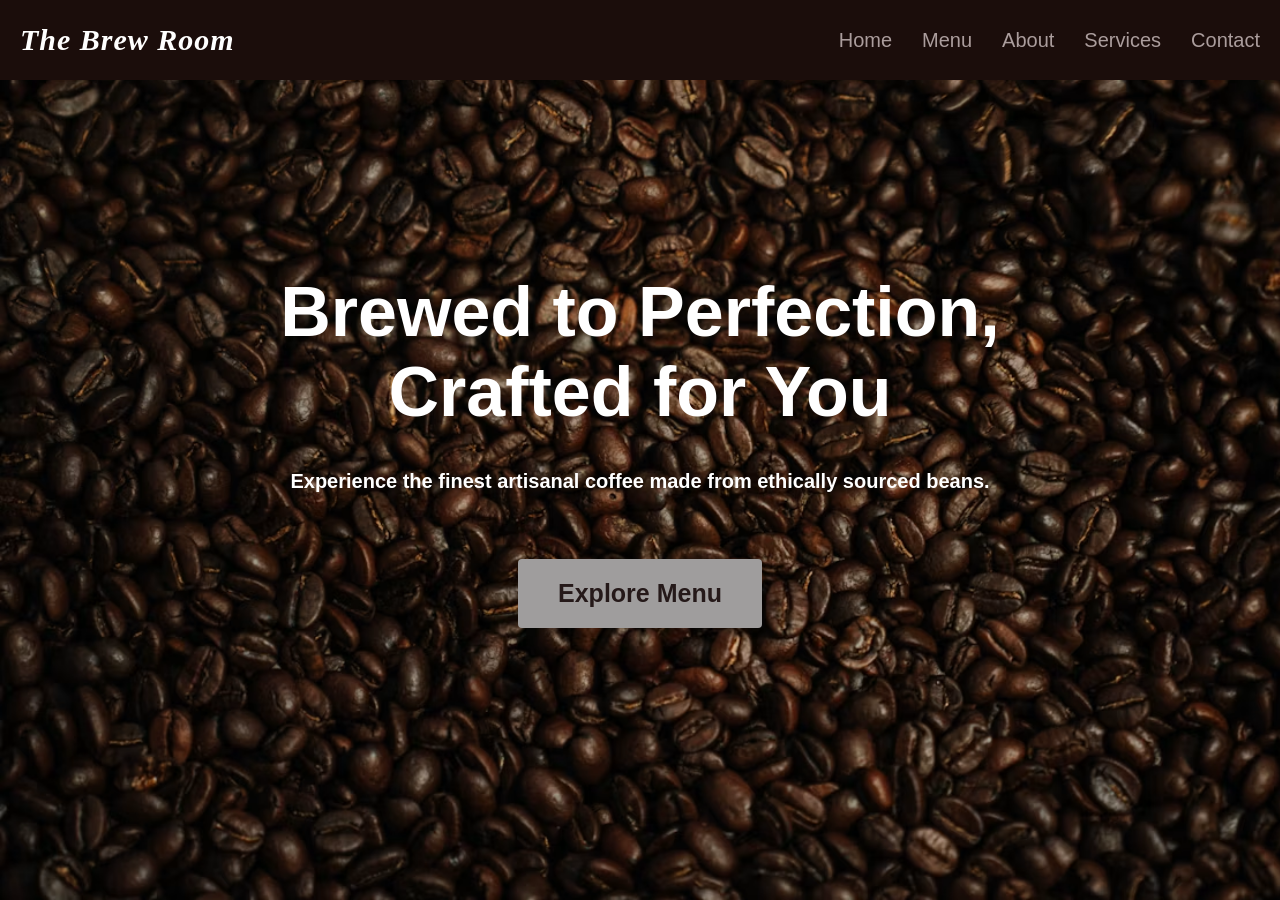
<file: index.html>
<!DOCTYPE html>
<html lang="en">
<head>
    <meta charset="UTF-8">
    <meta name="viewport" content="width=device-width, initial-scale=1.0">
    <link rel="stylesheet" href="style.css">
    
    <title>The Brew Room</title>
</head>
<body>
    <header class="navbar">
        <div class="brandname">
            <div class="logo">The Brew Room</div>
        </div>
        <nav class="menu">
            <a href="#" class="link">Home</a>
            <a href="menu.html" class="link">Menu</a>
            <a href="about.html" class="link">About</a>
            <a href="services.html" class="link">Services</a>
            <a href="contact.html" class="link">Contact</a>
            
        </nav>
    </header>

    <section class="main">
            <div class="content">
                <h1 class="content-title">Brewed to Perfection, Crafted for You</h1> <br>
                <h3 class="content-subtitle">Experience the finest artisanal coffee made from ethically sourced beans.</h3>
                <br><br>
                <button class="button-exp"><a href="menu.html" style="text-decoration: none; color: rgb(37, 25, 25);">Explore Menu </a></button>
            </div>
        </section>
</body>
</html>
</file>
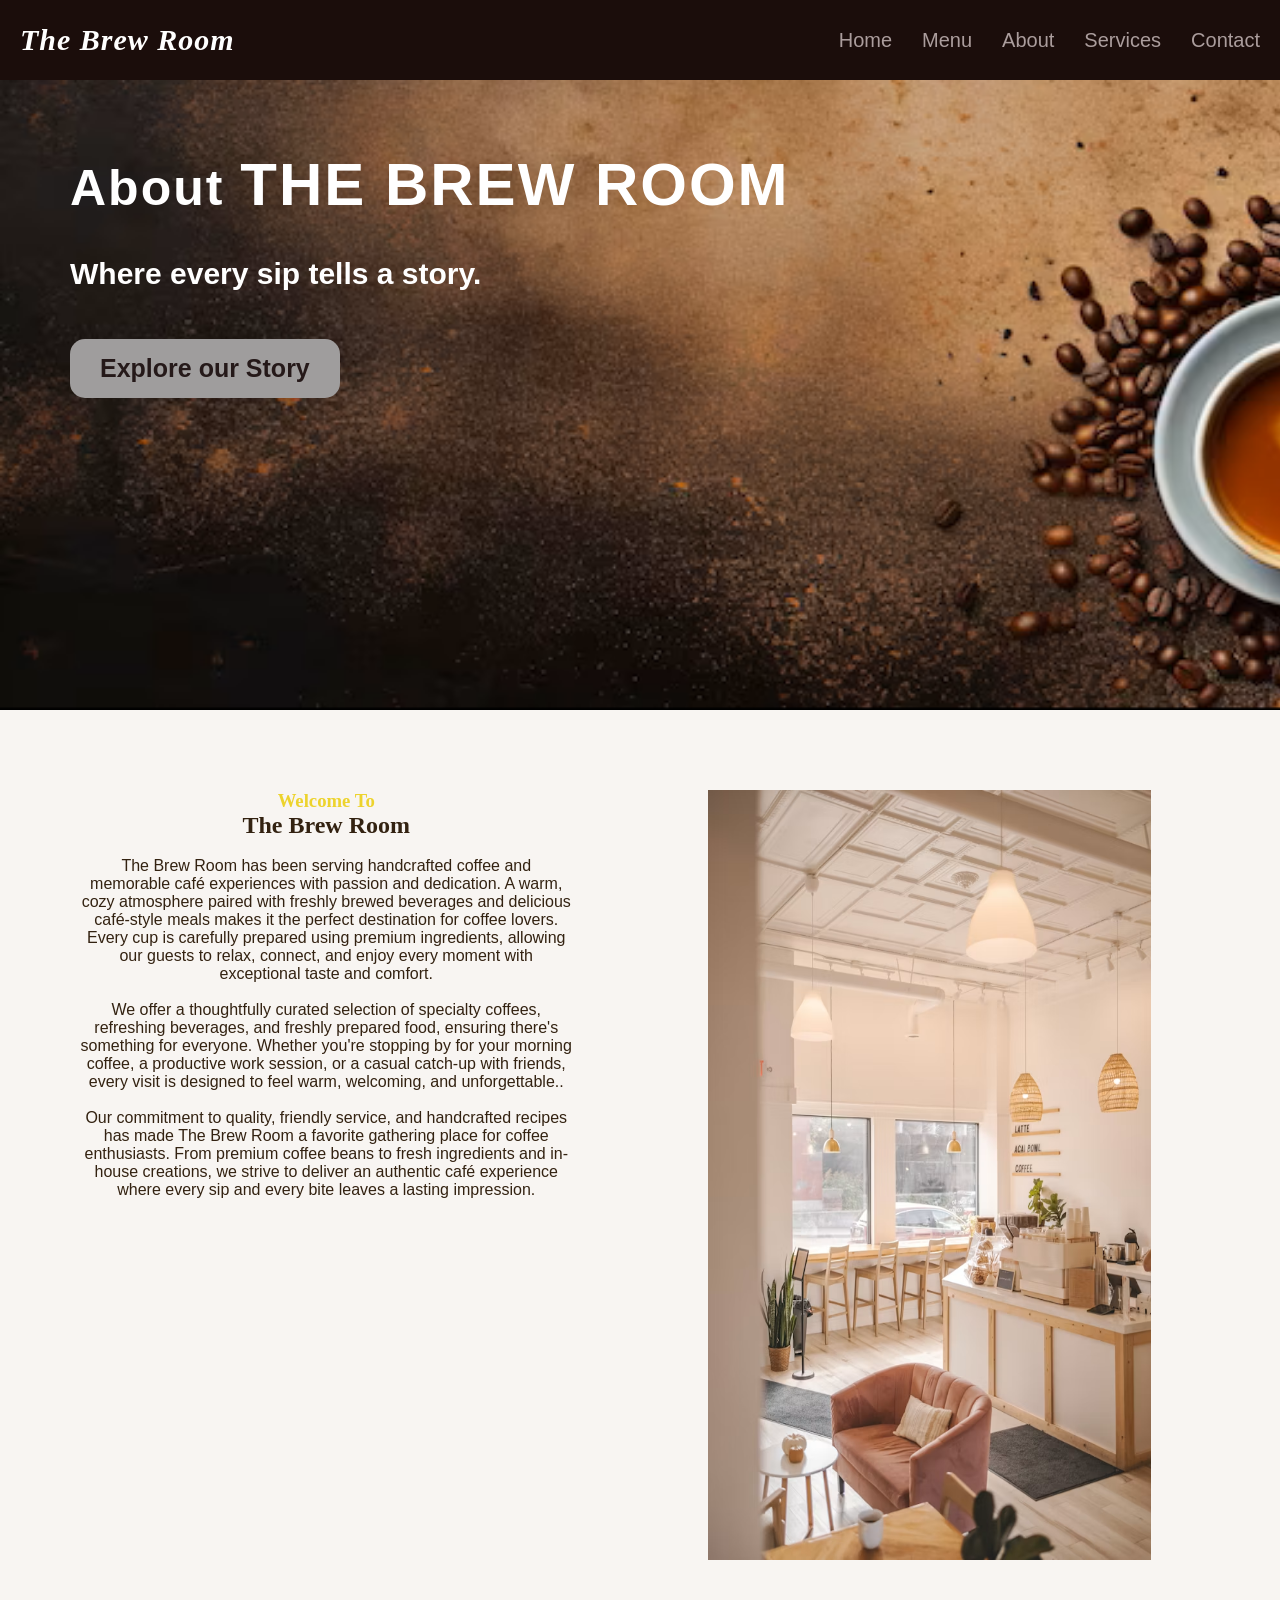
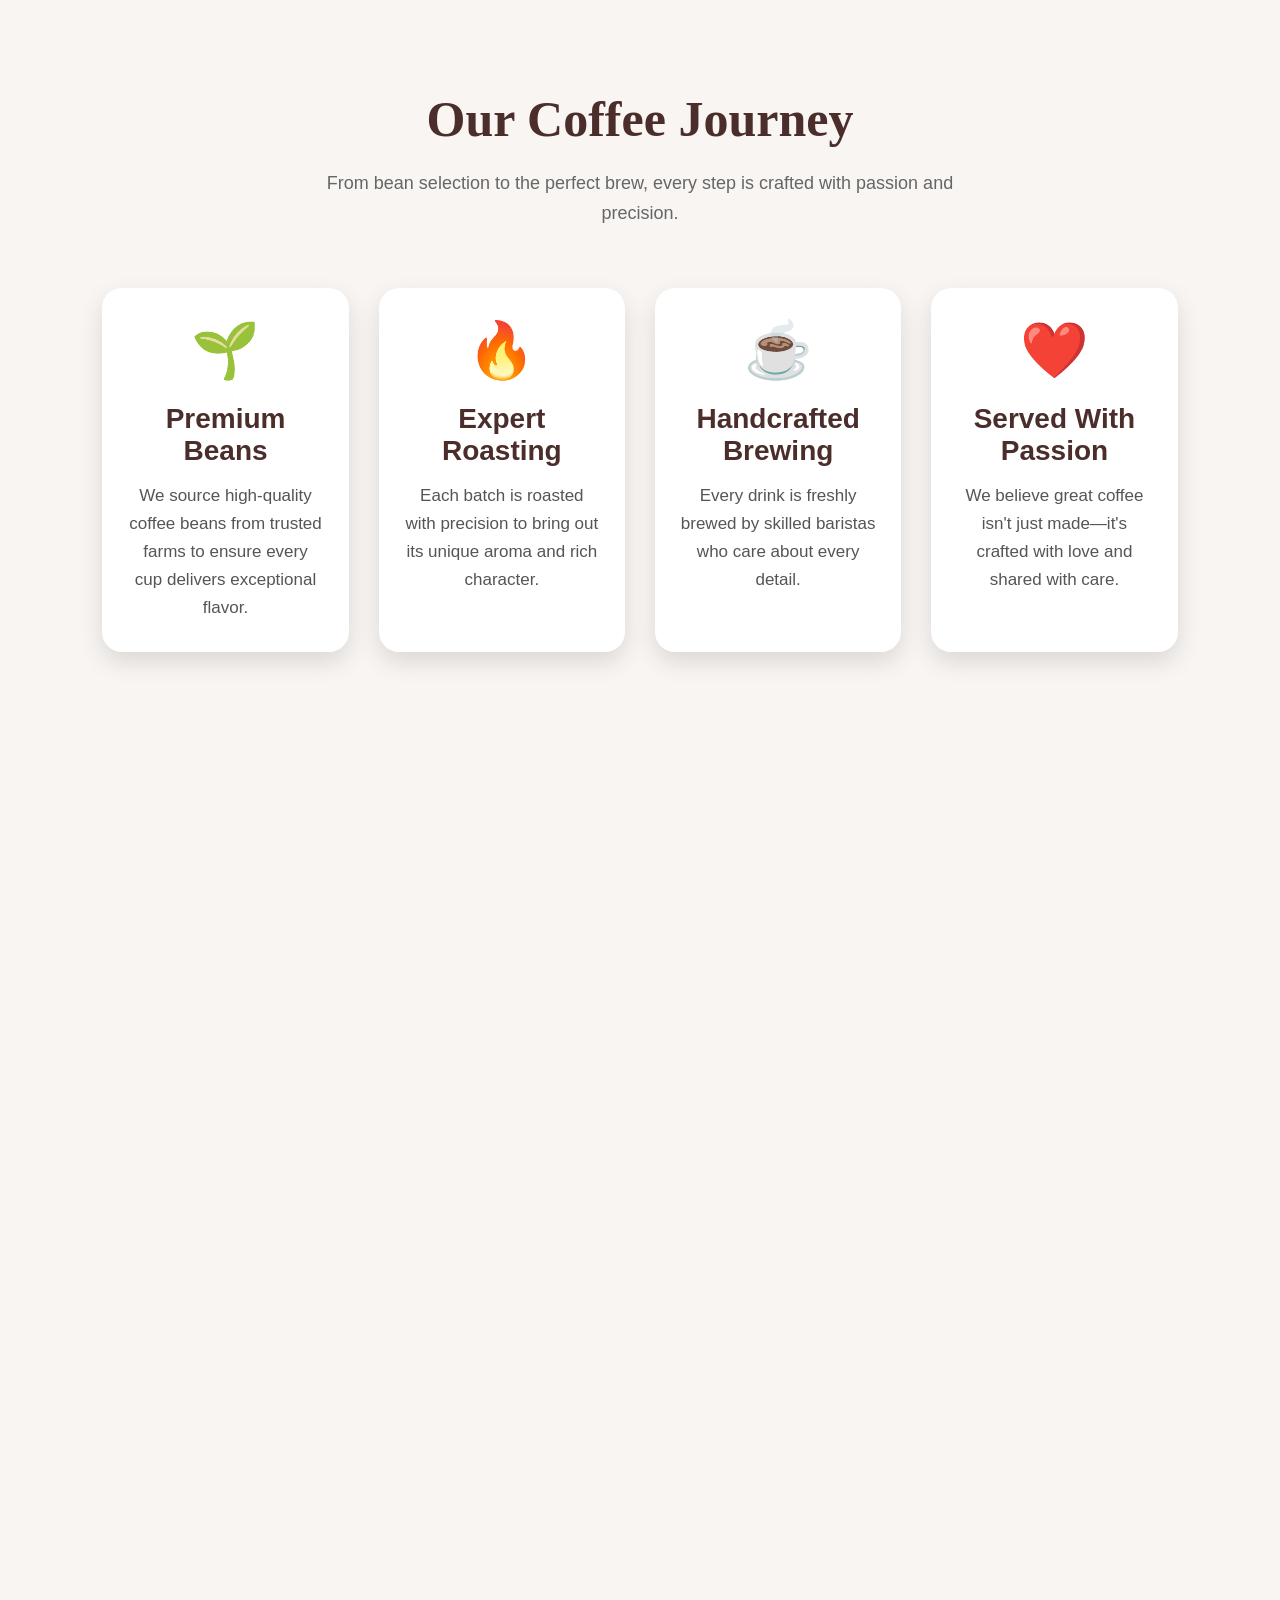
<file: about.html>
<!DOCTYPE html>
<html lang="en">
<head>
    <meta charset="UTF-8">
    <meta name="viewport" content="width=device-width, initial-scale=1.0">
    <link rel="stylesheet" href="style.css">
    <title>About Us</title>
</head>
<body>
     <header class="navbar">
        <div class="brandname">
            <div class="logo">The Brew Room</div>
        </div>
        <nav class="menu">
            <a href="index.html" class="link">Home</a>
            <a href="menu.html" class="link">Menu</a>
            <a href="#" class="link">About</a>
            <a href="services.html" class="link">Services</a>
            <a href="contact.html" class="link">Contact</a>
            
        </nav>
    </header>

    <section class="about-content">
        <div class="about-head">
            <div class="about_content">
                <h1 class="about-title">About <span class="TITLE">THE BREW ROOM</span></h1>
                <br>
                <p class="about-subtitle">Where every sip tells a story.</p>
                <br>
                <button class="button-abt"><a href="#" style="text-decoration: none; color: rgb(37, 25, 25);">Explore our Story </a></button>
            </div>
        </div>
        <div class="about-text">
        <div class="textOne">
            <h3 style="color: rgb(237, 211, 45) ; font-family: Georgia, 'Times New Roman', Times, serif; text-align: center;">Welcome To</h3>
            <h1 style=" font-family: Georgia, 'Times New Roman', Times, serif; text-align: center;">The Brew Room</h1>
            <br>
            <p style="text-align: center;">The Brew Room has been serving handcrafted coffee and memorable café experiences with passion and dedication. A warm, cozy atmosphere paired with freshly brewed beverages and delicious café-style meals makes it the perfect destination for coffee lovers. Every cup is carefully prepared using premium ingredients, allowing our guests to relax, connect, and enjoy every moment with exceptional taste and comfort.
                <br><br>
            We offer a thoughtfully curated selection of specialty coffees, refreshing beverages, and freshly prepared food, ensuring there's something for everyone. Whether you're stopping by for your morning coffee, a productive work session, or a casual catch-up with friends, every visit is designed to feel warm, welcoming, and unforgettable..
                <br><br>
            Our commitment to quality, friendly service, and handcrafted recipes has made The Brew Room a favorite gathering place for coffee enthusiasts. From premium coffee beans to fresh ingredients and in-house creations, we strive to deliver an authentic café experience where every sip and every bite leaves a lasting impression.</p>
        </div>
        <div class="imgOne">
            <img src="assets/about-txt.png" width="90%" height="100%">
        </div>
        </div>
        <section class="coffee-journey">

    <h1>Our Coffee Journey</h1>
    <p class="sub-heading">
        From bean selection to the perfect brew, every step is crafted with passion and precision.
    </p>

    <div class="journey-container">

        <div class="journey-card">
            <div class="icon">🌱</div>
            <h3>Premium Beans</h3>
            <p>We source high-quality coffee beans from trusted farms to ensure every cup delivers exceptional flavor.</p>
        </div>

        <div class="journey-card">
            <div class="icon">🔥</div>
            <h3>Expert Roasting</h3>
            <p>Each batch is roasted with precision to bring out its unique aroma and rich character.</p>
        </div>

        <div class="journey-card">
            <div class="icon">☕</div>
            <h3>Handcrafted Brewing</h3>
            <p>Every drink is freshly brewed by skilled baristas who care about every detail.</p>
        </div>

        <div class="journey-card">
            <div class="icon">❤️</div>
            <h3>Served With Passion</h3>
            <p>We believe great coffee isn't just made—it's crafted with love and shared with care.</p>
        </div>

    </div>

</section>
    </section>
</body>
</html>
</file>
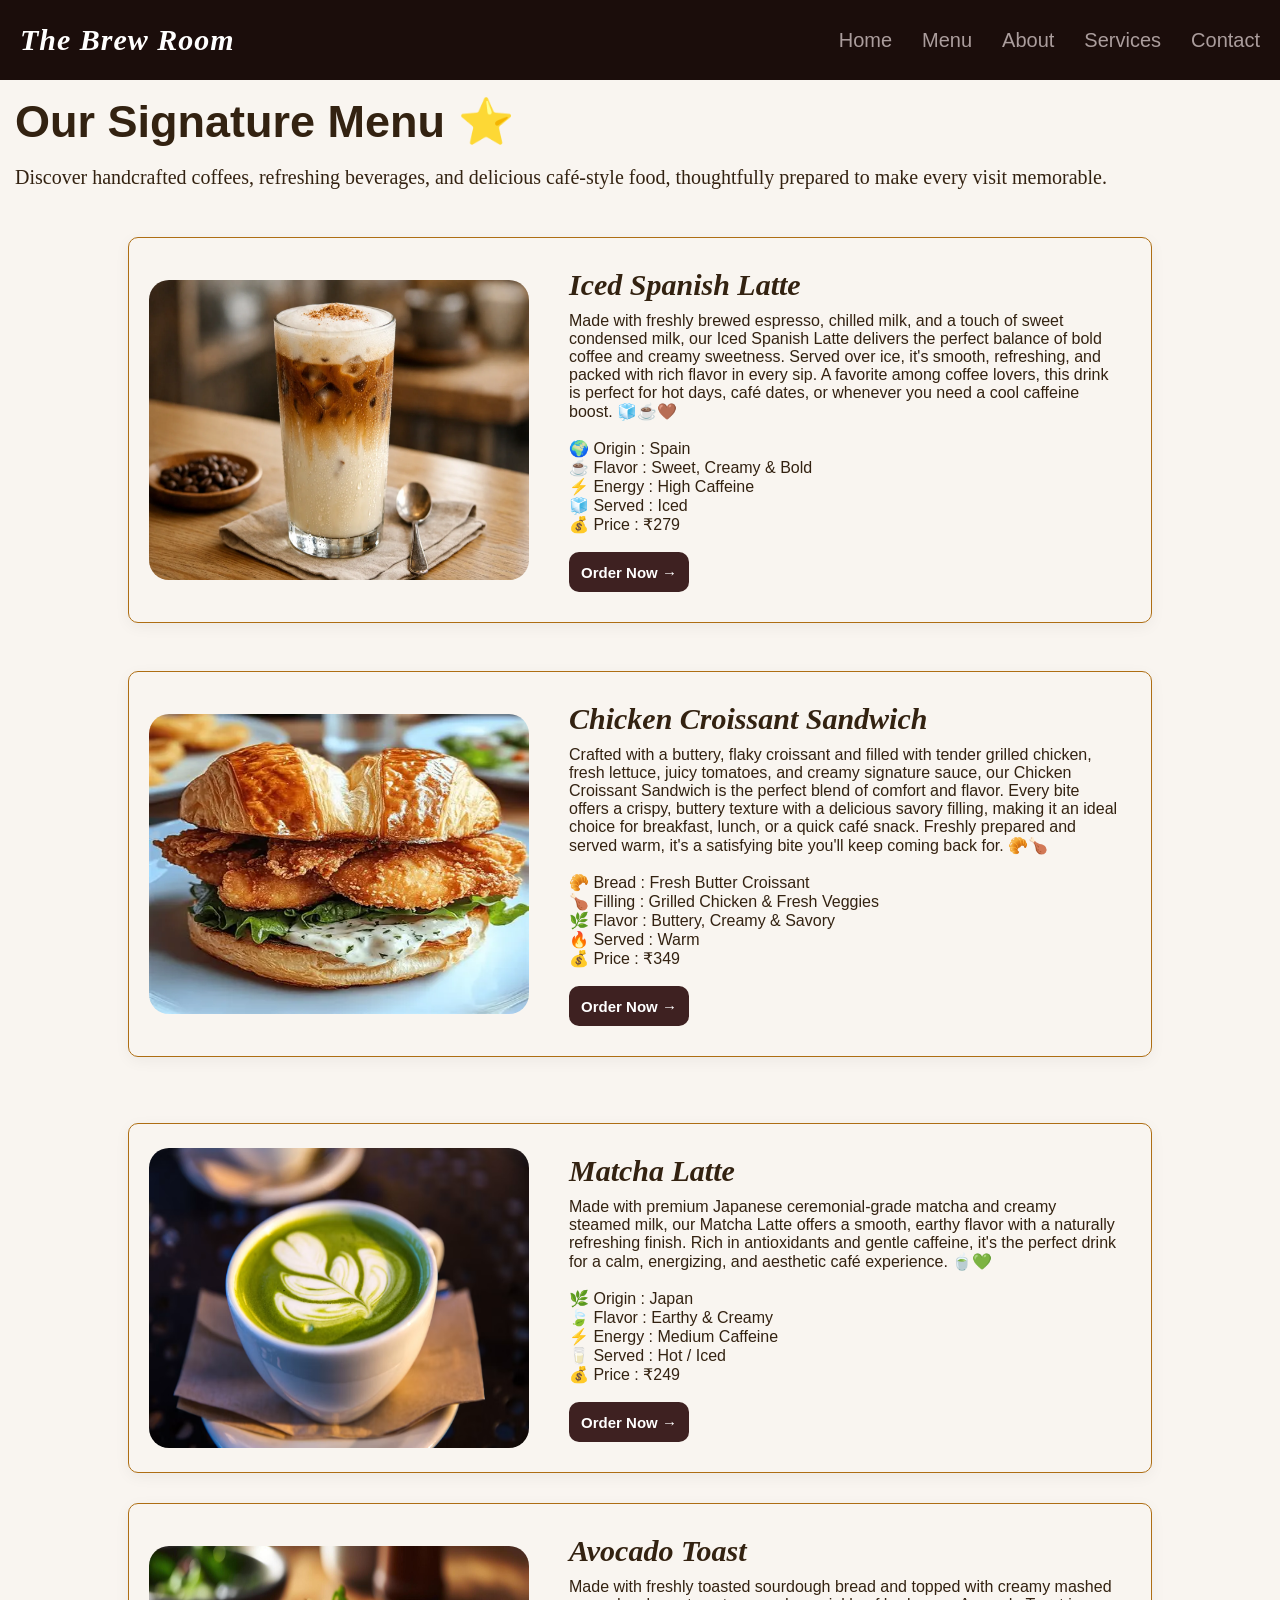
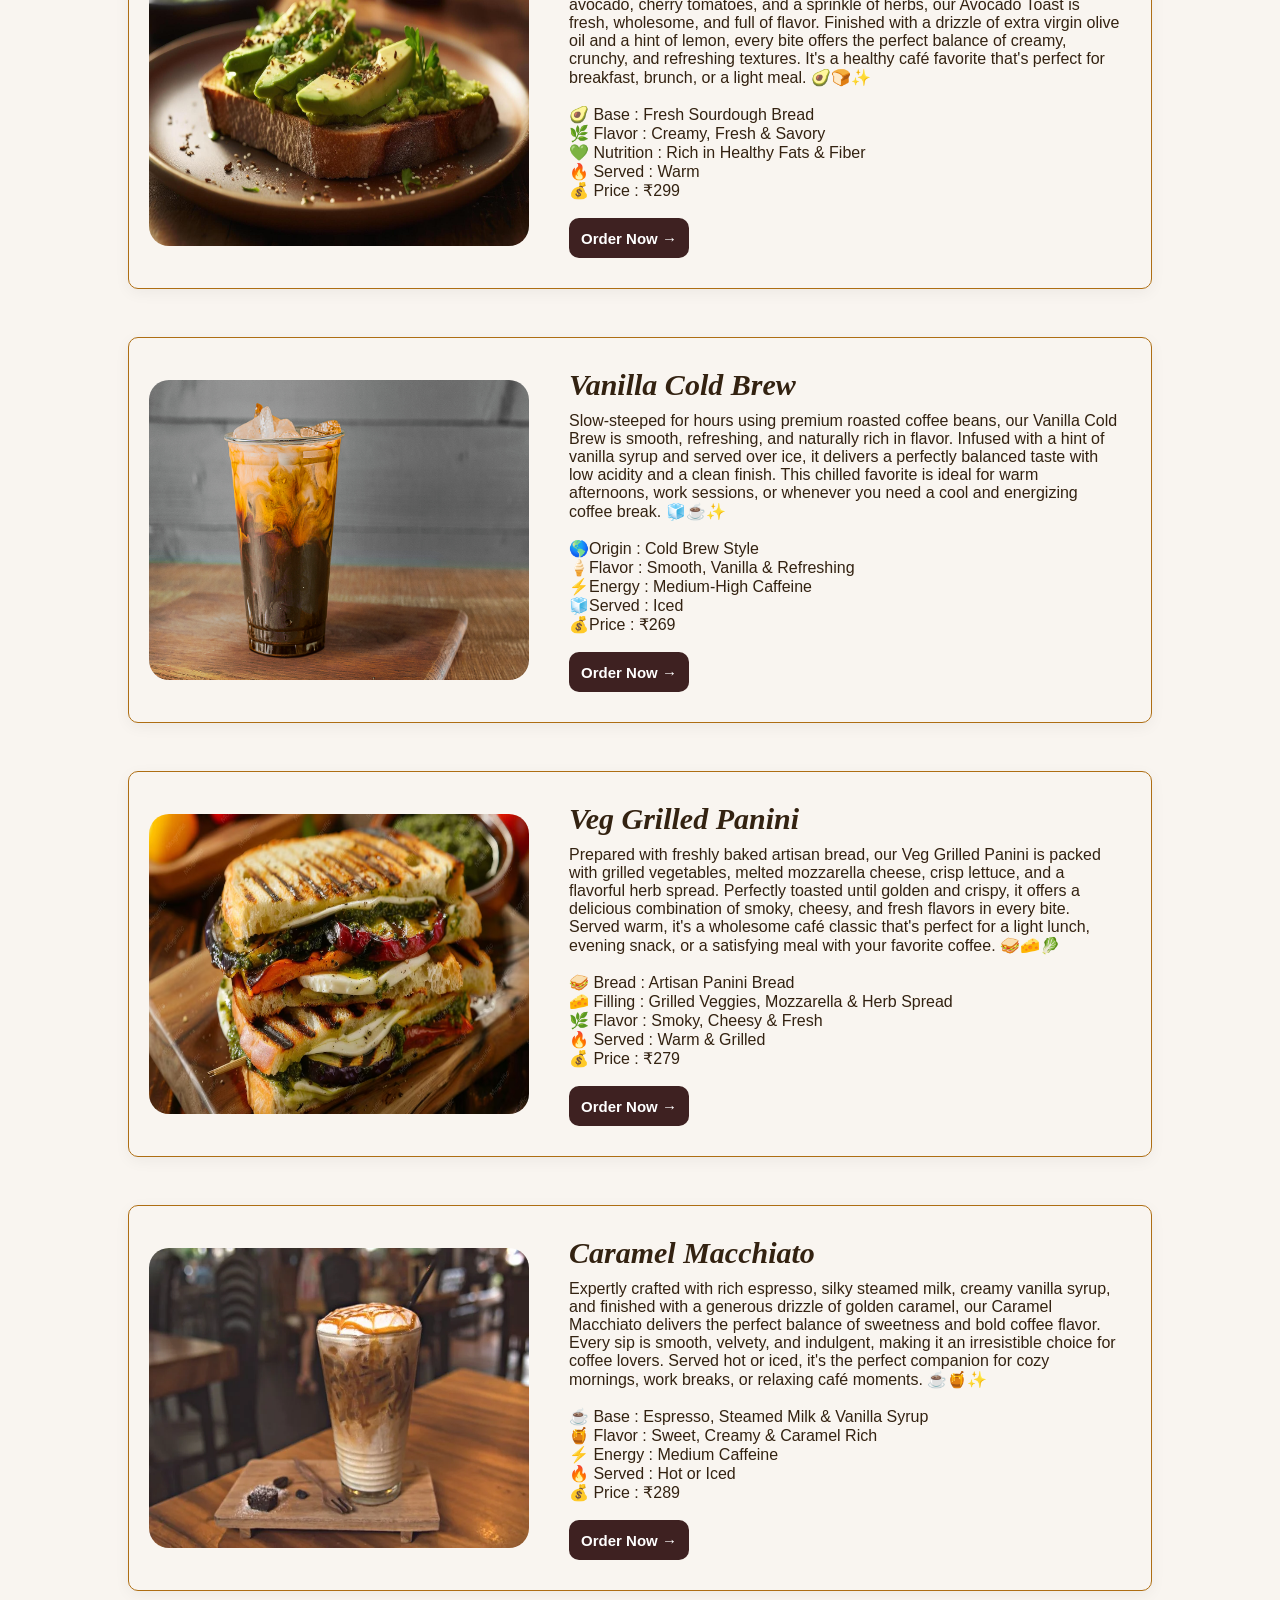
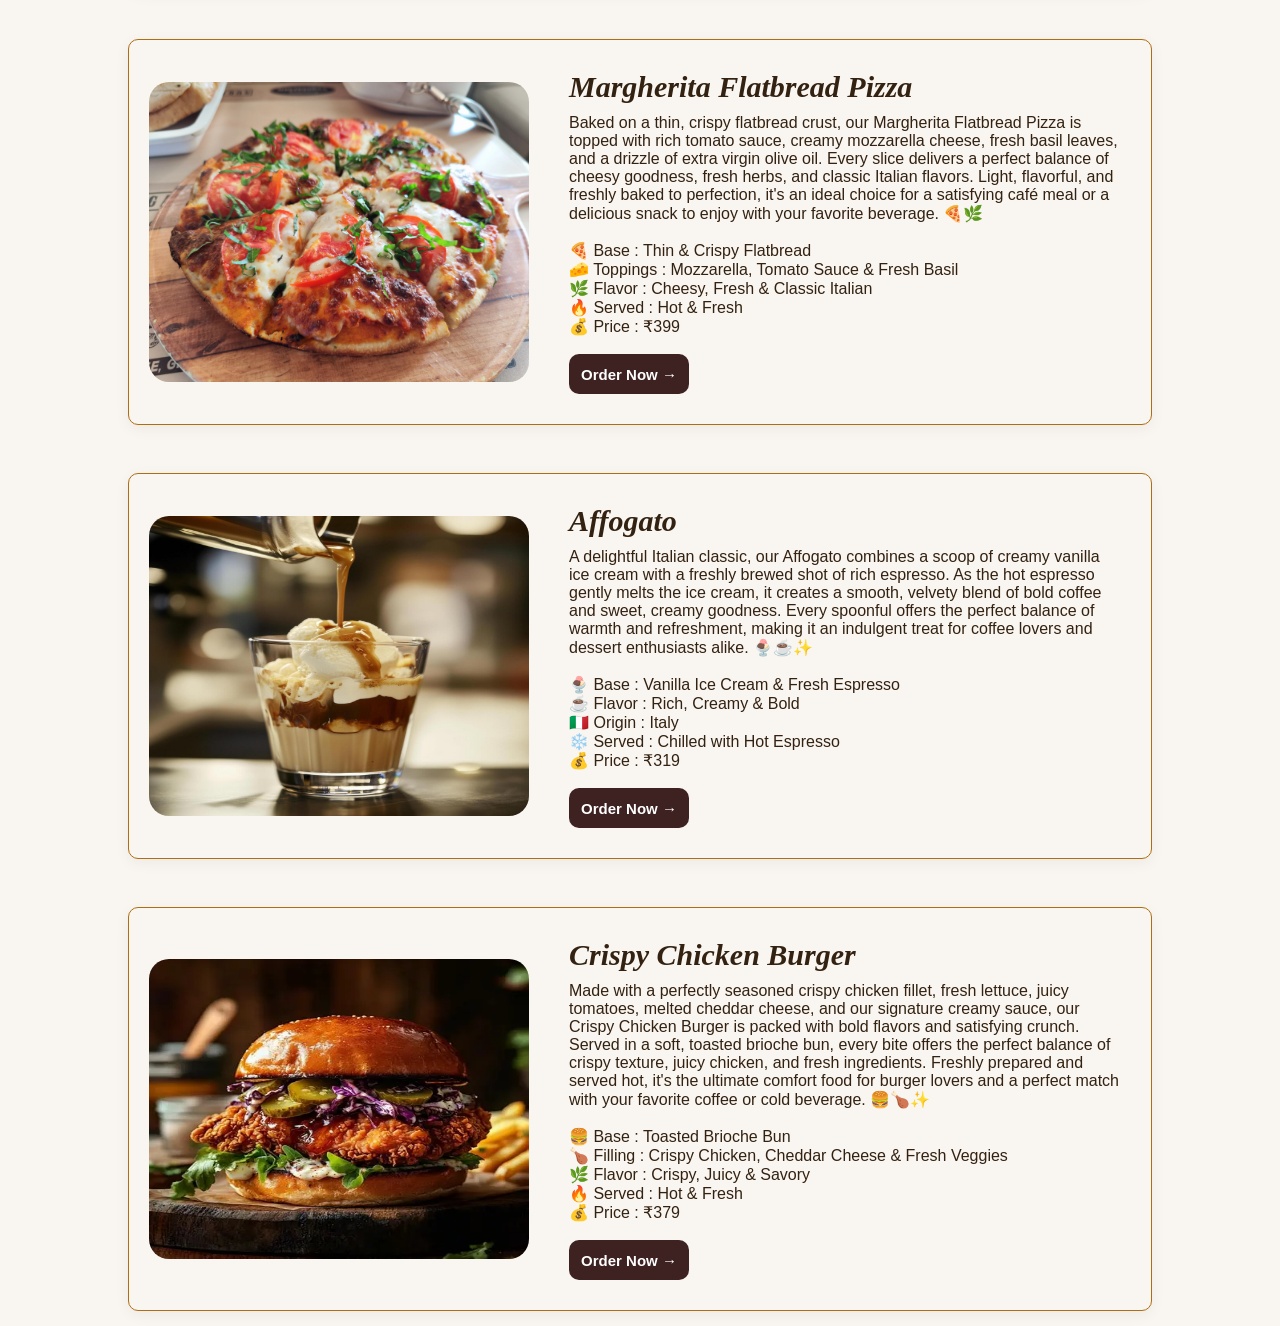
<file: menu.html>
<!DOCTYPE html>
<html lang="en">
<head>
    <meta charset="UTF-8">
    <meta name="viewport" content="width=device-width, initial-scale=1.0">
    <link rel="stylesheet" href="style.css">
    <title>Explore Menu</title>
</head>
<body>
    <div class="d1">
        <header class="navbar">
            <div class="brandname">
            <div class="logo">The Brew Room</div>
            </div>

            <nav class="menu">
            <a href="index.html" class="link">Home</a>
            <a href="#" class="link">Menu</a>
            <a href="about.html" class="link">About</a>
            <a href="services.html" class="link">Services</a>
            <a href="contact.html" class="link">Contact</a>
            </nav>

        </header>

        <section class="menu-content">

            <div class="menu-text">
                <h2 class="menu_title">Our Signature Menu ⭐</h2>
                <br>
                <p class="menu_subtitle">Discover handcrafted coffees, refreshing beverages, and delicious café-style food, thoughtfully prepared to make every visit memorable.</p>
            </div>
      
                <br>
        
            <div class="coffee-card">
               
                <div class="card">
                    <div class="card-image">
                        <img src="assets/menu/iced_spanish_latte.png"  width="380px" height="300px" class="coffee-card-img">
                    </div>

                    <div class="card-content">
                        <h2 class="card-title">Iced Spanish Latte</h2>
                        <p class="card-text">Made with freshly brewed espresso, chilled milk, and a touch of sweet condensed milk, our Iced Spanish Latte delivers the perfect balance of bold coffee and creamy sweetness. Served over ice, it's smooth, refreshing, and packed with rich flavor in every sip. A favorite among coffee lovers, this drink is perfect for hot days, café dates, or whenever you need a cool caffeine boost. 🧊☕🤎
                            <br><br>
                        🌍 Origin : Spain <br>
                        ☕ Flavor : Sweet, Creamy & Bold <br>
                        ⚡ Energy : High Caffeine <br>
                        🧊 Served : Iced <br>
                        💰 Price : ₹279 
                        </p>
                        
                        <br>
                        <button class="card-button" style="height: 40px;
                        width: 120px; border: none; padding: 10px; background-color: rgb(62, 33, 33); color: white; font-weight: bold; font-size: 15px;">Order Now →</button>
                    </div>

                </div>

                <br>

                <div class="card">
                    <div class="card-image">
                        <img src="assets/menu/chichsanswhich.png"  width="380px" height="300px" class="coffee-card-img">
                    </div>

                    <div class="card-content">
                        <h2 class="card-title">Chicken Croissant Sandwich</h2>
                      
                        <p class="card-text">Crafted with a buttery, flaky croissant and filled with tender grilled chicken, fresh lettuce, juicy tomatoes, and creamy signature sauce, our Chicken Croissant Sandwich is the perfect blend of comfort and flavor. Every bite offers a crispy, buttery texture with a delicious savory filling, making it an ideal choice for breakfast, lunch, or a quick café snack. Freshly prepared and served warm, it's a satisfying bite you'll keep coming back for. 🥐🍗
                            <br> <br>
                        🥐 Bread : Fresh Butter Croissant <br>
                        🍗 Filling : Grilled Chicken & Fresh Veggies <br>
                        🌿 Flavor : Buttery, Creamy & Savory <br>
                        🔥 Served : Warm <br>
                        💰 Price : ₹349
                        </p>
                        
                        <br>
                        <button class="card-button" style="height: 40px;
                        width: 120px; border: none; padding: 10px; background-color: rgb(62, 33, 33); color: white; font-weight: bold; font-size: 15px;">Order Now →</button>
                    </div>

                </div>

                <br>

                

                <br>

                <div class="card">
                    <div class="card-image">
                        <img src="assets/menu/matcha.png"  width="380px" height="300px" class="coffee-card-img">
                    </div>

                    <div class="card-content">
                        <h2 class="card-title">Matcha Latte</h2>
                        
                        <p class="card-text">Made with premium Japanese ceremonial-grade matcha and creamy steamed milk, our Matcha Latte offers a smooth, earthy flavor with a naturally refreshing finish. Rich in antioxidants and gentle caffeine, it's the perfect drink for a calm, energizing, and aesthetic café experience. 🍵💚
                             <br> <br>
                            🌿 Origin : Japan <br>
                            🍃 Flavor : Earthy & Creamy <br>
                            ⚡ Energy : Medium Caffeine <br>
                            🥛 Served : Hot / Iced <br>
                            💰 Price : ₹249 
                        </p>
                        
                        <br>
                        <button class="card-button" style="height: 40px;
                        width: 120px; border: none; padding: 10px; background-color: rgb(62, 33, 33); color: white; font-weight: bold; font-size: 15px;">Order Now →</button>
                    </div>

                </div>

                 <div class="card">
                    <div class="card-image">
                        <img src="assets/menu/avacado.png"  width="380px" height="300px" class="coffee-card-img">
                    </div>

                    <div class="card-content">
                        <h2 class="card-title">Avocado Toast</h2>
                      
                        <p class="card-text">Made with freshly toasted sourdough bread and topped with creamy mashed avocado, cherry tomatoes, and a sprinkle of herbs, our Avocado Toast is fresh, wholesome, and full of flavor. Finished with a drizzle of extra virgin olive oil and a hint of lemon, every bite offers the perfect balance of creamy, crunchy, and refreshing textures. It's a healthy café favorite that's perfect for breakfast, brunch, or a light meal. 🥑🍞✨
                            <br> <br>
                        🥑 Base : Fresh Sourdough Bread <br>
                        🌿 Flavor : Creamy, Fresh & Savory <br>
                        💚 Nutrition : Rich in Healthy Fats & Fiber <br>
                        🔥 Served : Warm <br>
                        💰 Price : ₹299
                        </p>
                        
                        <br>
                        <button class="card-button" style="height: 40px;
                        width: 120px; border: none; padding: 10px; background-color: rgb(62, 33, 33); color: white; font-weight: bold; font-size: 15px;">Order Now →</button>
                    </div>

                </div>

                <br>

                <div class="card">
                    <div class="card-image">
                        <img src="assets/menu/vanilla-cold-brew.png"  width="380px" height="300px" class="coffee-card-img">
                    </div>

                    <div class="card-content">
                        <h2 class="card-title">Vanilla Cold Brew</h2>
                      
                        <p class="card-text">Slow-steeped for hours using premium roasted coffee beans, our Vanilla Cold Brew is smooth, refreshing, and naturally rich in flavor. Infused with a hint of vanilla syrup and served over ice, it delivers a perfectly balanced taste with low acidity and a clean finish. This chilled favorite is ideal for warm afternoons, work sessions, or whenever you need a cool and energizing coffee break. 🧊☕✨
                            <br> <br>
                        🌎Origin : Cold Brew Style <br>
                        🍦Flavor : Smooth, Vanilla & Refreshing <br>
                        ⚡Energy : Medium-High Caffeine <br>
                        🧊Served : Iced <br>
                        💰Price : ₹269
                        </p>
                        
                        <br>
                        <button class="card-button" style="height: 40px;
                        width: 120px; border: none; padding: 10px; background-color: rgb(62, 33, 33); color: white; font-weight: bold; font-size: 15px;">Order Now →</button>
                    </div>

                </div>

                <br>

                <div class="card">
                    <div class="card-image">
                        <img src="assets/menu/panini.png"  width="380px" height="300px" class="coffee-card-img">
                    </div>

                    <div class="card-content">
                        <h2 class="card-title">Veg Grilled Panini</h2>
                      
                        <p class="card-text">Prepared with freshly baked artisan bread, our Veg Grilled Panini is packed with grilled vegetables, melted mozzarella cheese, crisp lettuce, and a flavorful herb spread. Perfectly toasted until golden and crispy, it offers a delicious combination of smoky, cheesy, and fresh flavors in every bite. Served warm, it's a wholesome café classic that's perfect for a light lunch, evening snack, or a satisfying meal with your favorite coffee. 🥪🧀🥬
                            <br> <br>
                        🥪 Bread : Artisan Panini Bread <br>
                        🧀 Filling : Grilled Veggies, Mozzarella & Herb Spread <br>
                        🌿 Flavor : Smoky, Cheesy & Fresh <br>
                        🔥 Served : Warm & Grilled<br>
                        💰 Price : ₹279
                        </p>
                        
                        <br>
                        <button class="card-button" style="height: 40px;
                        width: 120px; border: none; padding: 10px; background-color: rgb(62, 33, 33); color: white; font-weight: bold; font-size: 15px;">Order Now →</button>
                    </div>

                </div>

                <br>

                <div class="card">
                    <div class="card-image">
                        <img src="assets/menu/caramel.png"  width="380px" height="300px" class="coffee-card-img">
                    </div>

                    <div class="card-content">
                        <h2 class="card-title">Caramel Macchiato</h2>
                      
                        <p class="card-text">Expertly crafted with rich espresso, silky steamed milk, creamy vanilla syrup, and finished with a generous drizzle of golden caramel, our Caramel Macchiato delivers the perfect balance of sweetness and bold coffee flavor. Every sip is smooth, velvety, and indulgent, making it an irresistible choice for coffee lovers. Served hot or iced, it's the perfect companion for cozy mornings, work breaks, or relaxing café moments. ☕🍯✨
                            <br> <br>
                        ☕ Base : Espresso, Steamed Milk & Vanilla Syrup <br>
                        🍯 Flavor : Sweet, Creamy & Caramel Rich <br>
                        ⚡ Energy : Medium Caffeine <br>
                        🔥 Served : Hot or Iced<br>
                        💰 Price : ₹289
                        </p>
                        
                        <br>
                        <button class="card-button" style="height: 40px;
                        width: 120px; border: none; padding: 10px; background-color: rgb(62, 33, 33); color: white; font-weight: bold; font-size: 15px;">Order Now →</button>
                    </div>

                </div>

                <br>

                <div class="card">
                    <div class="card-image">
                        <img src="assets/menu/pizza.png"  width="380px" height="300px" class="coffee-card-img">
                    </div>

                    <div class="card-content">
                        <h2 class="card-title">Margherita Flatbread Pizza</h2>
                      
                        <p class="card-text">Baked on a thin, crispy flatbread crust, our Margherita Flatbread Pizza is topped with rich tomato sauce, creamy mozzarella cheese, fresh basil leaves, and a drizzle of extra virgin olive oil. Every slice delivers a perfect balance of cheesy goodness, fresh herbs, and classic Italian flavors. Light, flavorful, and freshly baked to perfection, it's an ideal choice for a satisfying café meal or a delicious snack to enjoy with your favorite beverage. 🍕🌿
                            <br> <br>
                        🍕 Base : Thin & Crispy Flatbread <br>
                        🧀 Toppings : Mozzarella, Tomato Sauce & Fresh Basil <br>
                        🌿 Flavor : Cheesy, Fresh & Classic Italian <br>
                        🔥 Served : Hot & Fresh<br>
                        💰 Price : ₹399
                        </p>
                        
                        <br>
                        <button class="card-button" style="height: 40px;
                        width: 120px; border: none; padding: 10px; background-color: rgb(62, 33, 33); color: white; font-weight: bold; font-size: 15px;">Order Now →</button>
                    </div>

                </div>

                <br>

                <div class="card">
                    <div class="card-image">
                        <img src="assets/menu/affogato.png"  width="380px" height="300px" class="coffee-card-img">
                    </div>

                    <div class="card-content">
                        <h2 class="card-title">Affogato</h2>
                      
                        <p class="card-text">A delightful Italian classic, our Affogato combines a scoop of creamy vanilla ice cream with a freshly brewed shot of rich espresso. As the hot espresso gently melts the ice cream, it creates a smooth, velvety blend of bold coffee and sweet, creamy goodness. Every spoonful offers the perfect balance of warmth and refreshment, making it an indulgent treat for coffee lovers and dessert enthusiasts alike. 🍨☕✨
                            <br> <br>
                        🍨 Base : Vanilla Ice Cream & Fresh Espresso <br>
                        ☕ Flavor : Rich, Creamy & Bold <br>
                        🇮🇹 Origin : Italy <br>
                        ❄️ Served : Chilled with Hot Espresso<br>
                        💰 Price : ₹319
                        </p>
                        
                        <br>
                        <button class="card-button" style="height: 40px;
                        width: 120px; border: none; padding: 10px; background-color: rgb(62, 33, 33); color: white; font-weight: bold; font-size: 15px;">Order Now →</button>
                    </div>

                </div>

                <br>

                <div class="card">
                    <div class="card-image">
                        <img src="assets/menu/burger.png"  width="380px" height="300px" class="coffee-card-img">
                    </div>

                    <div class="card-content">
                        <h2 class="card-title">Crispy Chicken Burger</h2>
                      
                        <p class="card-text">Made with a perfectly seasoned crispy chicken fillet, fresh lettuce, juicy tomatoes, melted cheddar cheese, and our signature creamy sauce, our Crispy Chicken Burger is packed with bold flavors and satisfying crunch. Served in a soft, toasted brioche bun, every bite offers the perfect balance of crispy texture, juicy chicken, and fresh ingredients. Freshly prepared and served hot, it's the ultimate comfort food for burger lovers and a perfect match with your favorite coffee or cold beverage. 🍔🍗✨
                            <br> <br>
                        🍔 Base : Toasted Brioche Bun <br>
                        🍗 Filling : Crispy Chicken, Cheddar Cheese & Fresh Veggies <br>
                        🌿 Flavor : Crispy, Juicy & Savory <br>
                        🔥 Served : Hot & Fresh<br>
                        💰 Price : ₹379
                        </p>
                        
                        <br>
                        <button class="card-button" style="height: 40px;
                        width: 120px; border: none; padding: 10px; background-color: rgb(62, 33, 33); color: white; font-weight: bold; font-size: 15px;">Order Now →</button>
                    </div>

                </div>
                

                

           
            </div>
        </section>
    </div>
</body>
</html>
</file>
<file: style.css>
*{
    margin: 0;
    padding: 0;
    box-sizing: border-box;
}
body {
    height: 100vh;
    width: 100%;
    font-family: 'Segoe UI', Tahoma, Geneva, Verdana, sans-serif;
    background-color: #F9F5F0;
    color: rgb(51, 34, 17);

}
.navbar{
    height: 80px;
    width: 100%;
    background-color: rgb(27, 13, 11); 
    display: flex;
    justify-content: space-between;
    align-items: center;
    position: fixed;
    top: 0;
    left: 0;
    padding: 10px;
}
.logo{
    color: white;
    font-size: 30px;
    font-weight: bold;
    letter-spacing: 1px;
    font-style: italic;
    font-family:Georgia, 'Times New Roman', Times, serif;
    padding-left: 10px;
}
.menu{
    display: flex;
    gap: 30px;
    padding: 10px; 
}
.link{
    text-decoration: none;
    font-size: 20px;
    font-weight: 500;
    color: rgb(171, 157, 157);
}
.link:hover{
    color: white;
}
.main{
    color: white;
    background-image: url(assets/home-bg.png);
    background-size: cover;
    height: 100vh;
    width: 100%;
    display: flex;
    justify-content: center;
    align-items: center;
    text-align: center;
}
.content {
    max-width: 800px;
    padding: 0 20px;
}

.content-title {
    color: white;
    font-size: 70px;
    font-weight: 900;
    margin-bottom: 20px;
}

.content-subtitle {
    color: white;
    font-size: 20px;
    margin-bottom: 30px;
}
.button-exp {
    background-color: rgb(159, 157, 157);
    padding: 20px 40px;
    font-size: 25px;
    font-weight: 600;
    border-radius: 4px;
    border: none;
    cursor: pointer;
    transition: 0.5s;
}
.button-exp:hover{
    background-color: white;
    transform: translateY(-3px);
}

.d1{
    display: flex;
    flex-direction: column;
}
.menu-content{
    width: 100%;
    margin-top: 80px;
    display: flex;
    flex-direction: column;
    
}
.menu-text{
    padding: 15px;
}
.menu_title{
    font-size: 45px;
}
.menu_subtitle{
    font-size: 20px;
    font-family:Georgia, 'Times New Roman', Times, serif;
}
.coffee-card{
    display: flex;
    flex-direction: column;
    align-items: center;

}
.card{
    width: 80%;
   border: 1px solid rgb(174, 110, 19);
   border-radius: 10px;
   display: flex;
   justify-content: space-between;
   align-items: center;
   padding: 10px;
   margin: 15px;
   box-shadow: 0 4px 15px rgba(0,0,0,0.05);
    /* transition: transform 0.3s ease; */
}
/* .card:hover{
    transform: translateY(-5px);
} */

.card-image{
    display: flex;
    align-items: center;
    padding: 10px;
    padding-right: 20px;
}
.coffee-card-img{
    border-radius: 20px;
}
.card-content{
    display: flex;
    flex-direction: column;
    justify-content: center;
    padding: 20px;
}
.card-title{
    font-style: italic;
    font-size: 30px;
    font-family:Georgia, 'Times New Roman', Times, serif;
    padding-bottom: 10px;
}
.card-button{
    height: 40px;
    width: 120px;
    border: none;
    border-radius: 10px;
    padding: 10px;
    background-color: rgb(62, 33, 33);
    color: white;
    font-weight: bold;
    font-size: 15px;
}


/* ------------------------------------------------------------------ */

.about-content{
    width: 100%;
    height: 400vh;
    margin-top: 80px;
    background-color: #F8F5F2;
    
}
.about_content{
    height: 80%;
    width: 80%;
    padding: 50px;
}
.about-head{
    height: 70vh;
    width: 100%;
    background-image: url(assets/bg-abt.png);
    background-size: cover;
    display: flex;
    align-items: flex-start;
    padding: 20px;
}
.about-title {
    color: white;
    font-size: 50px;
    font-weight: 900;
    margin-bottom: 20px;
    letter-spacing: 2px;
}
.TITLE{
    color: white;
    font-size: 60px;
    font-weight: 900;
    margin-bottom: 20px;
}

.about-subtitle {
    color: white;
    font-size: 30px;
    font-weight: 600;
    margin-bottom: 30px;
}
.button-abt {
    background-color: rgb(159, 157, 157);
    padding: 15px 30px;
    font-size: 25px;
    font-weight: 600;
    border-radius: 15px;
    border: none;
    cursor: pointer;
    transition: 0.5s;
}
.button-abt:hover{
    background-color: white;
    transform: translateY(-3px);
}
.about-text{
        height: 100vh;
        width: 100%;
        display: flex;
        padding: 15px;
    }
.textOne{
        height: 100%;
        width: 50%;
        margin: 15px;
        padding: 50px;
    }
.imgOne{
        height: 100%;
        width: 50%;
        margin: 15px;
        padding: 50px;
        margin-left: 20px;
    }
.coffee-journey{
    width:100%;
    min-height:90vh;
    background:#F8F5F2;
    padding:80px 8%;
    text-align:center;
}
.coffee-journey h1{
    font-size:50px;
    color:#4B2E2B;
    font-family:'Playfair Display', serif;
}

.sub-heading{
    font-size:18px;
    color:#666;
    width:60%;
    margin:20px auto 60px;
    line-height:30px;
}

.journey-container{
    width: 100%;
    display:flex;
    align-items:stretch;
    gap:30px;
    flex-wrap:nowrap;
}

.journey-card{
    width:270px;
    background:#fff;
    padding:30px 25px;
    border-radius:20px;
    box-shadow:0 10px 25px rgba(0,0,0,0.12);
    transition:0.4s;
}

.journey-card:hover{
    transform:translateY(-12px);
    box-shadow:0 18px 35px rgba(0,0,0,0.18);
}

.icon{
    font-size:55px;
    margin-bottom:20px;
}

.journey-card h3{
    font-size:28px;
    color:#4B2E2B;
    margin-bottom:15px;
}

.journey-card p{
    font-size:17px;
    color:#555;
    line-height:28px;
}
</file>
